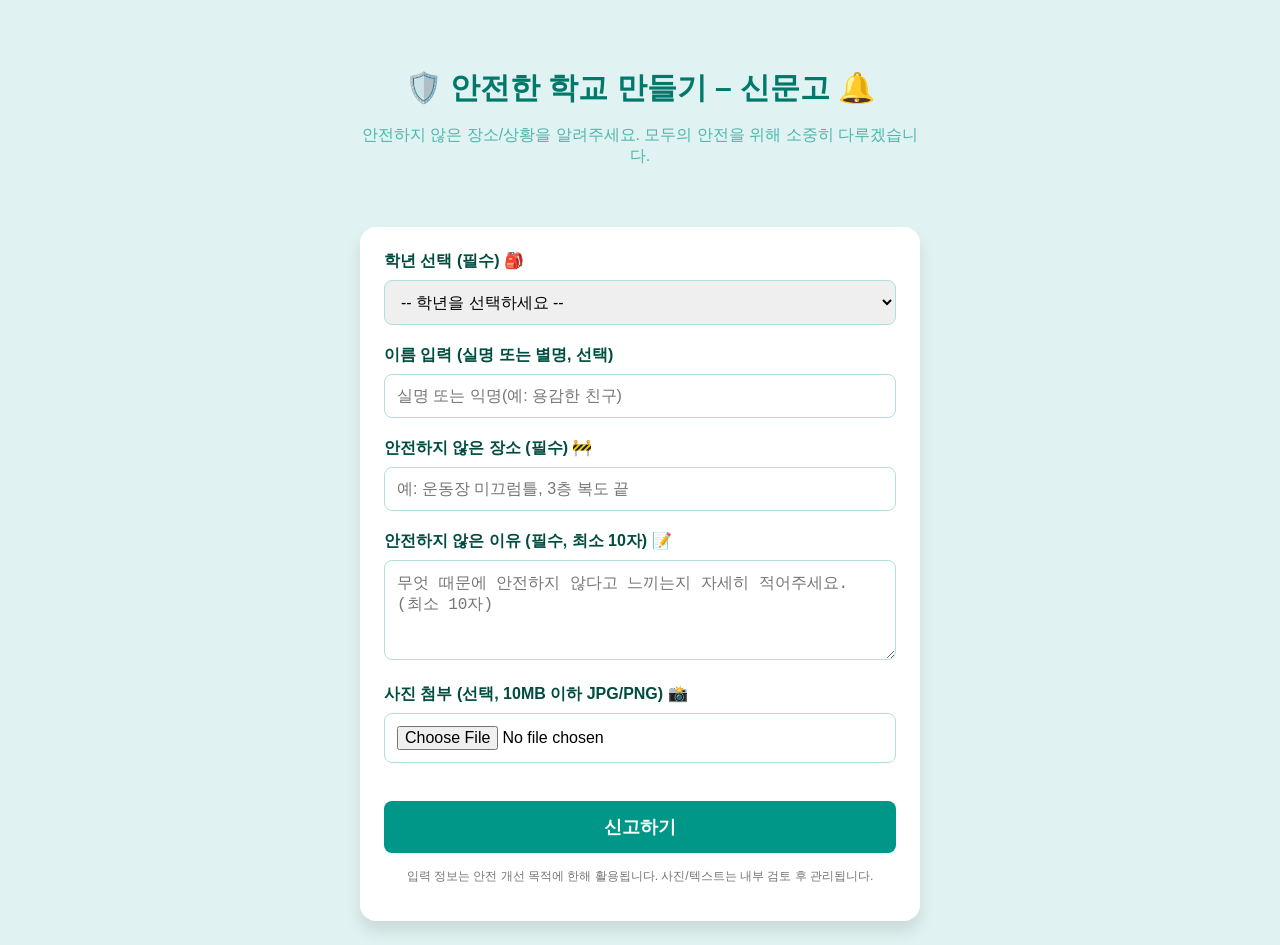
<file: index.html>
<!DOCTYPE html>
<html lang="ko">
<head>
    <meta name="viewport" content="width=device-width, initial-scale=1.0">
    <title>안전한 학교 만들기 – 신문고</title>
    <meta charset="UTF-8">
    
    <!-- Tailwind CSS CDN 제거, 필요한 스타일을 직접 삽입하여 Apps Script 호환성 극대화 -->
    <style>
        /* Noto Sans 기본 설정 */
        body {
            font-family: "Noto Sans KR", sans-serif;
            background-color: #e0f2f1; /* 밝은 민트 배경 */
            margin: 0;
            padding: 0;
            display: flex;
            justify-content: center;
            align-items: flex-start;
            min-height: 100vh;
        }

        /* 중앙 컨테이너 스타일 */
        .container {
            width: 100%;
            max-width: 560px;
            padding: 24px;
        }

        /* 카드형 폼 스타일 */
        .card {
            background-color: #ffffff;
            border-radius: 16px;
            box-shadow: 0 10px 15px rgba(0, 0, 0, 0.1);
            padding: 24px;
            margin-top: 20px;
        }

        /* 헤더 스타일 */
        .header {
            text-align: center;
            padding: 24px 0;
        }

        .header h1 {
            color: #00796b; /* 짙은 녹색 */
            font-size: 1.875rem; /* 30px */
            font-weight: 700;
            margin-bottom: 8px;
        }

        .header p {
            color: #4db6ac; /* 중간 민트색 */
            font-size: 1rem;
        }

        /* 폼 요소 스타일 */
        .form-group {
            margin-bottom: 20px;
        }

        .form-label {
            display: block;
            font-weight: 600;
            color: #004d40; /* 아주 짙은 녹색 */
            margin-bottom: 8px;
            font-size: 1rem;
        }

        .form-input, .form-select, .form-textarea {
            width: 100%;
            padding: 12px;
            border: 1px solid #b2dfdb; /* 연한 민트 테두리 */
            border-radius: 8px;
            font-size: 1rem;
            transition: border-color 0.2s;
            box-sizing: border-box; /* 패딩이 너비에 포함되도록 */
        }

        .form-input:focus, .form-select:focus, .form-textarea:focus {
            border-color: #00796b;
            outline: none;
        }

        .form-textarea {
            min-height: 100px;
            resize: vertical;
        }

        /* 사진 첨부 스타일 */
        .file-preview-container {
            display: flex;
            align-items: center;
            gap: 16px;
            margin-top: 8px;
        }

        .file-preview {
            width: 80px;
            height: 80px;
            border-radius: 8px;
            object-fit: cover;
            border: 1px solid #ddd;
            display: none; /* 초기 숨김 */
        }

        /* 버튼 스타일 */
        .submit-button {
            width: 100%;
            padding: 14px;
            background-color: #009688; /* 진한 민트색 */
            color: white;
            font-weight: 700;
            border: none;
            border-radius: 8px;
            cursor: pointer;
            transition: background-color 0.2s, opacity 0.2s;
            font-size: 1.125rem;
            margin-top: 10px;
        }

        .submit-button:hover:not(:disabled) {
            background-color: #00796b;
        }

        .submit-button:disabled {
            background-color: #b2dfdb;
            cursor: not-allowed;
            opacity: 0.8;
        }

        /* 유효성/에러 메시지 */
        .error-message {
            color: #d32f2f; /* 붉은색 */
            font-size: 0.875rem;
            margin-top: 4px;
        }

        /* 토스트 알림 스타일 */
        .toast {
            position: fixed;
            bottom: 20px;
            left: 50%;
            transform: translateX(-50%);
            padding: 12px 20px;
            border-radius: 8px;
            color: white;
            font-weight: 600;
            z-index: 1000;
            display: none;
            opacity: 0;
            transition: opacity 0.3s, bottom 0.3s;
            text-align: center;
        }

        .toast.success {
            background-color: #388e3c; /* 녹색 성공 */
        }

        .toast.error {
            background-color: #d32f2f; /* 붉은색 실패 */
        }
        
        /* 로딩 스피너 (Emoji 사용) */
        .spinner {
            display: inline-block;
            animation: spin 1s infinite linear;
            margin-left: 8px;
        }

        @keyframes spin {
            from { transform: rotate(0deg); }
            to { transform: rotate(360deg); }
        }

        /* 모바일 최적화 (반응형) */
        @media (max-width: 600px) {
            .container {
                padding: 16px;
            }
            .card {
                margin-top: 10px;
                padding: 16px;
            }
            .header h1 {
                font-size: 1.5rem;
            }
            .header p {
                font-size: 0.9rem;
            }
            .submit-button {
                padding: 12px;
            }
        }
    </style>
</head>
<body>

    <div class="container">
        <header class="header">
            <h1>🛡️ 안전한 학교 만들기 – 신문고 🔔</h1>
            <p>안전하지 않은 장소/상황을 알려주세요. 모두의 안전을 위해 소중히 다루겠습니다.</p>
        </header>

        <main>
            <div class="card">
                <form id="whistleblower-form">
                    
                    <!-- 1. 학년 선택 (필수) -->
                    <div class="form-group">
                        <label for="grade" class="form-label">학년 선택 (필수) 🎒</label>
                        <select id="grade" name="grade" class="form-select">
                            <option value="">-- 학년을 선택하세요 --</option>
                            <option value="1">1학년</option>
                            <option value="2">2학년</option>
                            <option value="3">3학년</option>
                            <option value="4">4학년</option>
                            <option value="5">5학년</option>
                            <option value="6">6학년</option>
                        </select>
                        <div id="grade-error" class="error-message"></div>
                    </div>

                    <!-- 2. 이름 입력 (선택) -->
                    <div class="form-group">
                        <label for="name" class="form-label">이름 입력 (실명 또는 별명, 선택)</label>
                        <input type="text" id="name" name="name" class="form-input" placeholder="실명 또는 익명(예: 용감한 친구)">
                    </div>

                    <!-- 3. 안전하지 않은 장소 (필수, 최소 2자) -->
                    <div class="form-group">
                        <label for="place" class="form-label">안전하지 않은 장소 (필수) 🚧</label>
                        <input type="text" id="place" name="place" class="form-input" placeholder="예: 운동장 미끄럼틀, 3층 복도 끝">
                        <div id="place-error" class="error-message"></div>
                    </div>

                    <!-- 4. 안전하지 않은 이유 (필수, 최소 10자) -->
                    <div class="form-group">
                        <label for="reason" class="form-label">안전하지 않은 이유 (필수, 최소 10자) 📝</label>
                        <textarea id="reason" name="reason" class="form-textarea" placeholder="무엇 때문에 안전하지 않다고 느끼는지 자세히 적어주세요. (최소 10자)"></textarea>
                        <div id="reason-error" class="error-message"></div>
                    </div>

                    <!-- 5. 사진 첨부 (선택) -->
                    <div class="form-group">
                        <label for="photo" class="form-label">사진 첨부 (선택, 10MB 이하 JPG/PNG) 📸</label>
                        <input type="file" id="photo" name="photo" class="form-input" accept="image/jpeg, image/png">
                        <div id="photo-error" class="error-message"></div>
                        <div class="file-preview-container">
                            <img id="photo-preview" class="file-preview" alt="사진 미리보기">
                        </div>
                    </div>
                    
                    <!-- 6. 신고하기 버튼 -->
                    <button type="submit" id="submit-button" class="submit-button">
                        신고하기 <span id="spinner" class="spinner" style="display:none;">🔄</span>
                    </button>
                </form>

                <!-- 개인정보 최소 수집 고지 -->
                <p style="text-align: center; font-size: 0.75rem; color: #757575; margin-top: 15px;">
                    입력 정보는 안전 개선 목적에 한해 활용됩니다. 사진/텍스트는 내부 검토 후 관리됩니다.
                </p>
            </div>
        </main>
    </div>

    <!-- 토스트 알림 영역 -->
    <div id="toast" class="toast"></div>

    <script>
        // Apps Script 웹 앱 URL (사용자님의 최신 배포 URL)
        const BACKEND_WEB_APP_URL = "https://script.google.com/macros/s/AKfycbxZXjPxPW7v53Ig_rlbI5O_pDB9-kGOGdqd-0ZmHjWxSxcJyKaKP8s_0uyAbSnM2fTV/exec";
        const MAX_FILE_SIZE = 10 * 1024 * 1024; // 10MB

        let isSubmitting = false;

        // --- 유틸리티 함수 ---

        function showToast(message, type = 'success') {
            const toast = document.getElementById('toast');
            toast.textContent = message;
            toast.className = 'toast ' + type;
            
            // 토스트 보이기
            toast.style.display = 'block';
            setTimeout(() => {
                toast.style.opacity = '1';
                toast.style.bottom = '20px';
            }, 10); // CSS transition delay

            // 토스트 숨기기
            setTimeout(() => {
                toast.style.opacity = '0';
                toast.style.bottom = '0px';
                setTimeout(() => {
                    toast.style.display = 'none';
                }, 300);
            }, 5000); // 5초 후 숨김
        }

        function validateForm() {
            let isValid = true;
            const data = {
                grade: document.getElementById('grade').value,
                place: document.getElementById('place').value.trim(),
                reason: document.getElementById('reason').value.trim(),
                photo: document.getElementById('photo').files[0]
            };

            // Reset errors
            document.querySelectorAll('.error-message').forEach(el => el.textContent = '');

            // 1. 학년 유효성 검사 (필수)
            if (!data.grade || data.grade < 1 || data.grade > 6) {
                document.getElementById('grade-error').textContent = '학년을 반드시 선택해야 합니다.';
                isValid = false;
            }

            // 2. 장소 유효성 검사 (필수, 최소 2자)
            if (data.place.length < 2) {
                document.getElementById('place-error').textContent = '장소를 최소 2자 이상 입력해야 합니다.';
                isValid = false;
            }

            // 3. 이유 유효성 검사 (필수, 최소 10자)
            if (data.reason.length < 10) {
                document.getElementById('reason-error').textContent = `이유를 최소 10자 이상 입력해야 합니다. (현재: ${data.reason.length}자)`;
                isValid = false;
            }

            // 4. 사진 파일 유효성 검사 (선택이지만, 첨부 시 체크)
            if (data.photo) {
                if (data.photo.size > MAX_FILE_SIZE) {
                    document.getElementById('photo-error').textContent = `파일 크기가 10MB를 초과합니다. (현재: ${(data.photo.size / (1024 * 1024)).toFixed(2)}MB)`;
                    isValid = false;
                }
                const allowedTypes = ['image/jpeg', 'image/png'];
                if (!allowedTypes.includes(data.photo.type)) {
                    document.getElementById('photo-error').textContent = 'JPG 또는 PNG 이미지 파일만 첨부할 수 있습니다.';
                    isValid = false;
                }
            }

            return isValid;
        }

        function resetForm() {
            document.getElementById('whistleblower-form').reset();
            document.querySelectorAll('.error-message').forEach(el => el.textContent = '');
            const preview = document.getElementById('photo-preview');
            preview.style.display = 'none';
            preview.src = '';
        }

        // --- 이벤트 핸들러 ---

        function handleFileChange(event) {
            const file = event.target.files[0];
            const preview = document.getElementById('photo-preview');
            const errorElement = document.getElementById('photo-error');
            
            errorElement.textContent = '';
            
            if (file) {
                // 미리보기 로직
                const reader = new FileReader();
                reader.onload = function(e) {
                    preview.src = e.target.result;
                    preview.style.display = 'block';
                };
                reader.readAsDataURL(file);

                // 파일 크기 유효성 검사
                if (file.size > MAX_FILE_SIZE) {
                     errorElement.textContent = `파일 크기가 10MB를 초과합니다. (현재: ${(file.size / (1024 * 1024)).toFixed(2)}MB)`;
                }
            } else {
                preview.style.display = 'none';
                preview.src = '';
            }
        }

        async function handleSubmit(event) {
            event.preventDefault();

            if (isSubmitting) return; // 중복 제출 방지

            if (!validateForm()) {
                showToast('필수 입력값 또는 유효성 검사를 확인하세요.', 'error');
                return;
            }

            isSubmitting = true;
            const submitButton = document.getElementById('submit-button');
            const spinner = document.getElementById('spinner');
            
            submitButton.disabled = true;
            submitButton.textContent = '신고 접수 중...';
            spinner.style.display = 'inline-block';

            const formData = new FormData(event.target);
            const controller = new AbortController();
            const timeoutId = setTimeout(() => controller.abort(), 45000); // 45초 타임아웃

            try {
                const response = await fetch(BACKEND_WEB_APP_URL, {
                    method: 'POST',
                    body: formData,
                    signal: controller.signal
                    // Apps Script는 'Content-Type': 'multipart/form-data' 헤더를 자동으로 처리하므로 생략
                });

                clearTimeout(timeoutId);

                const data = await response.json();
                
                if (response.ok && data.ok) {
                    showToast('✅ 신고가 성공적으로 접수되었습니다. 감사합니다!', 'success');
                    resetForm();
                } else if (response.status === 400) {
                    // 400: 백엔드 유효성 오류
                    showToast('⚠️ 입력 오류: ' + (data.error || '입력값을 다시 확인해 주세요.'), 'error');
                } else if (response.status === 413) {
                    // 413: 파일 크기 초과 오류 (백엔드에서 확인)
                    showToast('⚠️ 파일 용량 초과: ' + (data.error || '첨부 파일 크기를 줄여주세요.'), 'error');
                } else {
                    // 기타 서버 오류
                    showToast('❌ 서버 오류 또는 알 수 없는 오류가 발생했습니다. 잠시 후 다시 시도해 주세요.', 'error');
                    console.error('Server error response:', data);
                }

            } catch (error) {
                console.error('Submission error:', error);
                if (error.name === 'AbortError') {
                    showToast('⏰ 서버 응답 시간이 초과되었습니다. (45초) 백엔드 설정 및 성능을 확인해 주세요.', 'error');
                } else {
                    showToast('네트워크 연결 또는 서버 응답에 문제가 있습니다. 다시 시도해 주세요.', 'error');
                }
            } finally {
                isSubmitting = false;
                submitButton.disabled = false;
                submitButton.textContent = '신고하기';
                spinner.style.display = 'none';
            }
        }

        // --- 초기화 ---

        window.onload = function() {
            document.getElementById('whistleblower-form').addEventListener('submit', handleSubmit);
            document.getElementById('photo').addEventListener('change', handleFileChange);
            // SPREADSHEET_ID가 설정되어 있는지 사용자에게 알리는 용도의 임시 메시지 (Apps Script 외부 실행 시 유용)
            // 실제 Apps Script 실행 시에는 보이지 않도록 처리됨
            console.log("프론트엔드 초기화 완료. 백엔드 URL:", BACKEND_WEB_APP_URL);
        };
    </script>
</body>
</html>
</file>
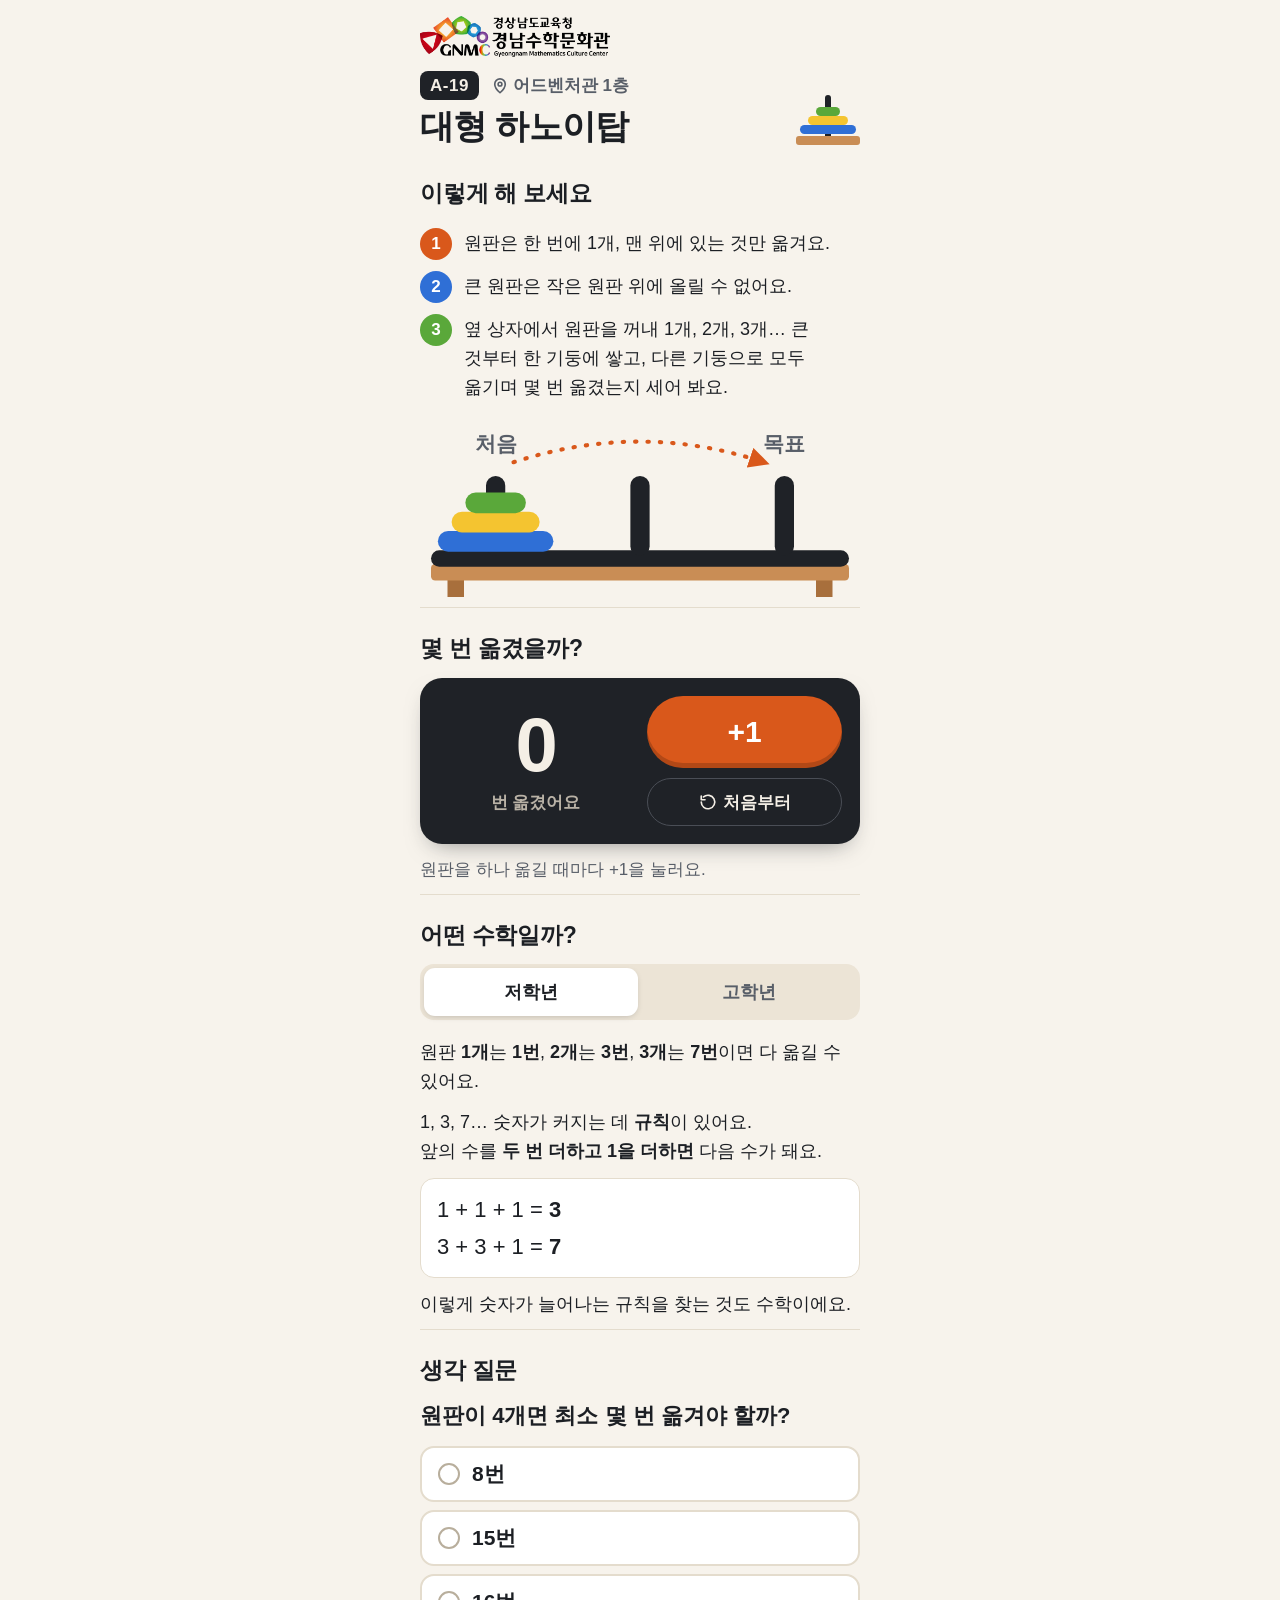
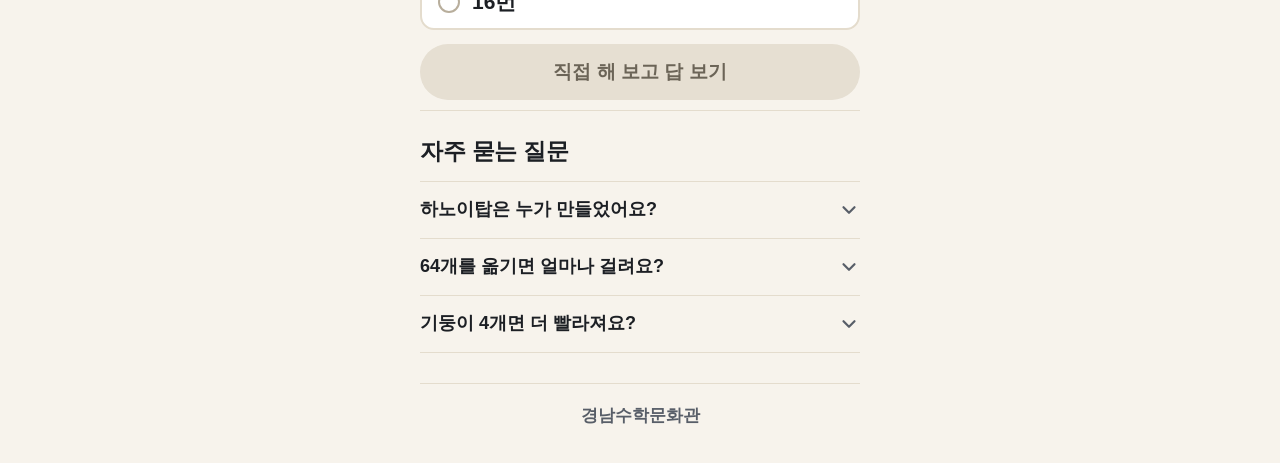
<file: docent-app-hanoi/index.html>
<!DOCTYPE html>
<html lang="ko">
<head>
<meta charset="UTF-8">
<meta name="viewport" content="width=device-width, initial-scale=1">
<meta name="theme-color" content="#f7f3ec">
<title>A-19 대형 하노이탑</title>
<script>
/* =========================================================
   전시물 내용 — 다른 전시물로 바꿀 때는 이 객체만 고치면 됩니다.
   ========================================================= */
const EXHIBIT = {
  code: "A-19",
  name: "대형 하노이탑",
  location: "어드벤처관 1층",
  museum: "경남수학문화관",

  steps: [
    "원판은 한 번에 1개, 맨 위에 있는 것만 옮겨요.",
    "큰 원판은 작은 원판 위에 올릴 수 없어요.",
    "옆 상자에서 원판을 꺼내 1개, 2개, 3개… 큰 것부터 한 기둥에 쌓고, 다른 기둥으로 모두 옮기며 몇 번 옮겼는지 세어 봐요."
  ],

  counter: {
    title: "몇 번 옮겼을까?",
    hint: "원판을 하나 옮길 때마다 +1을 눌러요."
  },

  levels: {
    low: {
      label: "저학년",
      html: `
        <p>원판 <b>1개</b>는 <b>1번</b>, <b>2개</b>는 <b>3번</b>, <b>3개</b>는 <b>7번</b>이면 다 옮길 수 있어요.</p>
        <p>1, 3, 7… 숫자가 커지는 데 <b>규칙</b>이 있어요.<br>앞의 수를 <b>두 번 더하고 1을 더하면</b> 다음 수가 돼요.</p>
        <div class="calc">1 + 1 + 1 = <b>3</b><br>3 + 3 + 1 = <b>7</b></div>
        <p>이렇게 숫자가 늘어나는 규칙을 찾는 것도 수학이에요.</p>`
    },
    high: {
      label: "고학년",
      html: `
        <p>원판 <b>n개</b>를 옮기는 방법</p>
        <ol class="plan">
          <li>위의 <b>n−1개</b>를 남는 기둥으로 옮긴다</li>
          <li>가장 큰 원판 <b>1개</b>를 목표 기둥으로 옮긴다</li>
          <li><b>n−1개</b>를 다시 그 위로 옮긴다</li>
        </ol>
        <p>그래서 <b>(n개 횟수) = 2 × (n−1개 횟수) + 1</b></p>
        <div class="seq"><span>1</span><span>3</span><span>7</span><span>15</span><span>31</span><span>…</span></div>
        <p>각 수에 1을 더하면 2, 4, 8, 16, 32 — 2를 거듭 곱한 수예요.<br>그래서 최소 횟수는 <b class="big">2ⁿ − 1</b></p>
        <details class="more">
          <summary>더 알아보기 (중·고등)</summary>
          <p>"n−1개일 때 맞으면 n개일 때도 맞다"를 보이고, 1개일 때 맞는 것을 확인하면 모든 n에서 맞다고 할 수 있어요. 이런 증명 방법을 <b>수학적 귀납법</b>이라고 해요. (고등 수학Ⅰ)</p>
        </details>`
    }
  },

  quiz: {
    question: "원판이 <b>4개</b>면 최소 몇 번 옮겨야 할까?",
    options: ["8번", "15번", "16번"],
    answerIndex: 1,
    tryText: "골랐나요? 이제 파랑·노랑·초록·주황 원판 4개를 쌓고 직접 옮기며 횟수를 세어 봐요.",
    revealButton: "직접 해 보고 답 보기",
    explain: "3개를 옮기고(<b>7번</b>), 가장 큰 원판을 옮기고(<b>1번</b>), 다시 3개를 그 위로(<b>7번</b>).<br><b>7 + 1 + 7 = 15</b>"
  },

  faq: [
    {
      q: "하노이탑은 누가 만들었어요?",
      a: "1883년 프랑스 수학자 에두아르 뤼카가 만든 퍼즐이에요. 원판 64개를 다 옮기면 세상이 끝난다는 이야기도 함께 소개했어요."
    },
    {
      q: "64개를 옮기면 얼마나 걸려요?",
      a: "최소 2⁶⁴ − 1번, 약 1,800경 번이에요. 1초에 1번씩 쉬지 않고 옮겨도 약 5,800억 년이 걸려요."
    },
    {
      q: "기둥이 4개면 더 빨라져요?",
      a: "원판이 3개 이상이면 빨라져요. 원판 3개는 기둥 3개일 때 7번, 기둥 4개일 때 5번이면 돼요. 기둥이 4개일 때 최소 횟수를 구하는 방법은 오랫동안 풀리지 않던 문제였어요."
    }
  ]
};
</script>
<style>
  /* 색은 실물에서: 나무 받침, 검은 쿠션·기둥, 색 원판 */
  :root {
    --paper: #f7f3ec;
    --surface: #ffffff;
    --ink: #1c1f24;
    --muted: #585e68;
    --rule: #e4dccd;
    --wood: #c98d55;
    --wood-dark: #a86f3c;
    --cushion: #1f2227;
    --cushion-ink: #f4efe6;
    --cushion-muted: #b9b2a6;
    --disc-orange: #d9581b;
    --disc-blue: #2f6fd6;
    --disc-green: #5aa83a;
    --disc-yellow: #f4c430;
    --disc-lime: #a6cf45;
    --disc-mint: #b9dccb;
    --good: #2b7a46;
    --good-tint: #e6f3ea;
    --hint-tint: #fdf3dc;
    --focus: #d9581b;
  }
  * { box-sizing: border-box; }
  html { -webkit-text-size-adjust: 100%; }
  body {
    margin: 0;
    background: var(--paper);
    color: var(--ink);
    font-family: -apple-system, "Apple SD Gothic Neo", "Noto Sans KR", sans-serif;
    font-size: 18px;
    line-height: 1.6;
    word-break: keep-all;
    overflow-wrap: break-word;
    -webkit-tap-highlight-color: transparent;
  }
  ::selection { background: var(--disc-yellow); color: var(--ink); }
  main { max-width: 480px; margin: 0 auto; padding: 0 20px 28px; }
  b, strong { font-weight: 800; }
  p { margin: 0 0 12px; }
  p:last-child { margin-bottom: 0; }
  button { font: inherit; color: inherit; cursor: pointer; border: 0; background: none; min-height: 48px; }
  button:focus-visible, summary:focus-visible { outline: 3px solid var(--focus); outline-offset: 3px; border-radius: 12px; }

  /* 머리 */
  header.top { padding: 14px 0 6px; display: flex; align-items: flex-end; gap: 16px; }
  header.top .text { flex: 1; min-width: 0; }
  .meta { display: flex; flex-wrap: wrap; align-items: center; gap: 8px 12px; margin-bottom: 6px; }
  .code {
    font-size: 17px; font-weight: 800; letter-spacing: .03em;
    background: var(--cushion); color: var(--cushion-ink);
    padding: 1px 10px; border-radius: 8px; font-variant-numeric: tabular-nums;
  }
  .loc { display: inline-flex; align-items: center; gap: 4px; font-size: 17px; font-weight: 700; color: var(--muted); }
  .loc svg { width: 18px; height: 18px; flex: none; }
  h1 { margin: 0; font-size: 34px; line-height: 1.2; font-weight: 900; letter-spacing: -0.02em; }
  .mark { width: 64px; height: 56px; flex: none; }

  section { padding-top: 26px; }
  section + section { margin-top: 10px; border-top: 1px solid var(--rule); }
  h2 { margin: 0 0 14px; font-size: 23px; line-height: 1.3; font-weight: 900; letter-spacing: -0.01em; }

  /* [1] 사용 방법 */
  ol.steps { list-style: none; margin: 0; padding: 0; }
  ol.steps li { display: flex; gap: 12px; align-items: flex-start; padding: 6px 0; }
  ol.steps .n {
    flex: none; width: 32px; height: 32px; border-radius: 50%;
    display: flex; align-items: center; justify-content: center;
    font-weight: 900; font-size: 17px; color: #fff; margin-top: -1px;
    font-variant-numeric: tabular-nums;
  }
  ol.steps li:nth-child(1) .n { background: var(--disc-orange); }
  ol.steps li:nth-child(2) .n { background: var(--disc-blue); }
  ol.steps li:nth-child(3) .n { background: var(--disc-green); }
  .diagram { display: block; width: 100%; height: auto; margin-top: 14px; }

  /* [2] 횟수 세기 — 검은 쿠션 받침 */
  .counter {
    background: var(--cushion); color: var(--cushion-ink);
    border-radius: 22px; padding: 18px;
    box-shadow: 0 10px 24px -12px rgba(31,34,39,.55);
    display: grid; grid-template-columns: 1fr 1fr; gap: 14px; align-items: center;
  }
  .count { text-align: center; }
  .count .num {
    display: block; font-size: 76px; line-height: 1; font-weight: 900;
    font-variant-numeric: tabular-nums; letter-spacing: -0.03em;
  }
  .count small { display: block; margin-top: 6px; font-size: 17px; font-weight: 700; color: var(--cushion-muted); }
  .bump { animation: bump .32s cubic-bezier(.16,1,.3,1); }
  @keyframes bump { from { transform: scale(1.18); color: var(--disc-yellow); } to { transform: scale(1); } }
  .counter .btns { display: grid; gap: 10px; }
  .btn-plus {
    min-height: 72px; border-radius: 999px;
    background: var(--disc-orange); color: #fff;
    font-size: 30px; font-weight: 900;
    box-shadow: inset 0 -5px 0 rgba(0,0,0,.18);
    transition: transform .12s ease-out;
  }
  .btn-plus:active { transform: translateY(2px) scale(.98); }
  .btn-reset {
    display: inline-flex; align-items: center; justify-content: center; gap: 6px;
    border-radius: 999px; color: var(--cushion-ink); font-size: 17px; font-weight: 700;
    border: 1.5px solid #4a4e56;
  }
  .btn-reset svg { width: 18px; height: 18px; }
  .hint { color: var(--muted); font-size: 17px; margin-top: 12px; }

  /* [3] 수준 탭 */
  .tabs {
    display: grid; grid-template-columns: 1fr 1fr; gap: 4px;
    background: #ece4d6; border-radius: 14px; padding: 4px; margin-bottom: 18px;
  }
  .tabs button { border-radius: 11px; font-weight: 800; color: var(--muted); transition: background .2s ease-out, color .2s ease-out; }
  .tabs button[aria-selected="true"] { background: var(--surface); color: var(--ink); box-shadow: 0 2px 6px -2px rgba(31,34,39,.25); }
  .calc {
    background: var(--surface); border: 1px solid var(--rule); border-radius: 14px;
    padding: 12px 16px; margin: 0 0 12px;
    font-size: 22px; line-height: 1.7; font-variant-numeric: tabular-nums;
  }
  ol.plan { margin: 0 0 12px; padding-left: 24px; }
  ol.plan li { margin-bottom: 4px; padding-left: 2px; }
  ol.plan li::marker { font-weight: 900; color: var(--disc-blue); }
  .seq { display: flex; flex-wrap: wrap; gap: 6px; margin: 0 0 14px; }
  .seq span {
    min-width: 46px; height: 40px; padding: 0 10px; border-radius: 999px;
    display: inline-flex; align-items: center; justify-content: center;
    font-weight: 900; font-size: 19px; font-variant-numeric: tabular-nums;
  }
  .seq span:nth-child(1) { background: var(--disc-lime); color: var(--ink); }
  .seq span:nth-child(2) { background: var(--disc-orange); color: #fff; }
  .seq span:nth-child(3) { background: var(--disc-blue); color: #fff; }
  .seq span:nth-child(4) { background: var(--disc-yellow); color: var(--ink); }
  .seq span:nth-child(5) { background: var(--disc-green); color: #fff; }
  .seq span:nth-child(6) { background: transparent; color: var(--muted); min-width: 0; }
  .big { font-size: 28px; font-weight: 900; color: var(--disc-orange); white-space: nowrap; }
  details.more { margin-top: 14px; border-top: 1px solid var(--rule); }
  details.more summary {
    list-style: none; min-height: 48px; display: flex; align-items: center; justify-content: space-between;
    font-weight: 800; color: var(--disc-blue); cursor: pointer;
  }
  details.more summary::-webkit-details-marker { display: none; }

  /* [4] 생각 질문 */
  .quiz-q { font-size: 22px; line-height: 1.45; font-weight: 700; margin-bottom: 14px; }
  .options { display: grid; gap: 8px; }
  .options button {
    display: flex; align-items: center; gap: 12px; text-align: left;
    min-height: 56px; padding: 8px 16px; border-radius: 14px;
    background: var(--surface); border: 2px solid var(--rule);
    font-size: 21px; font-weight: 800;
    transition: border-color .15s ease-out, background .15s ease-out;
  }
  .options .dot {
    flex: none; width: 22px; height: 22px; border-radius: 50%;
    border: 2px solid #b8ae9c; display: flex; align-items: center; justify-content: center;
  }
  .options button[aria-pressed="true"] { border-color: var(--ink); }
  .options button[aria-pressed="true"] .dot { border-color: var(--ink); }
  .options button[aria-pressed="true"] .dot::after { content: ""; width: 10px; height: 10px; border-radius: 50%; background: var(--ink); }
  .options button.correct { border-color: var(--good); background: var(--good-tint); color: var(--good); }
  .options button.correct .dot { border-color: var(--good); background: var(--good); }
  .options button.correct .dot::after { content: none; }
  .options .tag { margin-left: auto; font-size: 17px; }
  .options button:disabled { cursor: default; }
  .options button:disabled:not(.correct) { color: var(--muted); }
  .try { margin-top: 14px; padding: 12px 16px; background: var(--hint-tint); border-radius: 14px; }
  .reveal {
    width: 100%; margin-top: 14px; min-height: 56px; border-radius: 999px;
    background: var(--cushion); color: var(--cushion-ink); font-weight: 900; font-size: 19px;
  }
  .reveal:disabled { background: #e6dfd2; color: #6b6457; cursor: not-allowed; }
  .answer { margin-top: 14px; padding: 14px 16px; background: var(--good-tint); border-radius: 14px; animation: rise .4s cubic-bezier(.16,1,.3,1); }
  .answer .verdict { font-weight: 900; font-size: 21px; color: var(--good); margin-bottom: 6px; }
  @keyframes rise { from { opacity: 0; transform: translateY(6px); } to { opacity: 1; transform: none; } }
  [hidden] { display: none !important; }

  /* [5] 자주 묻는 질문 */
  .faq details { border-bottom: 1px solid var(--rule); }
  .faq details:first-child { border-top: 1px solid var(--rule); }
  .faq summary {
    list-style: none; min-height: 56px; padding: 12px 0; cursor: pointer;
    display: flex; align-items: center; justify-content: space-between; gap: 12px; font-weight: 800;
  }
  .faq summary::-webkit-details-marker { display: none; }
  .chev { width: 22px; height: 22px; flex: none; color: var(--muted); transition: transform .2s ease-out; }
  details[open] > summary .chev { transform: rotate(180deg); }
  .faq details p { padding: 0 0 16px; color: #33383f; }

  .brand { padding: 16px 0 0; }
  .brand .logo { display: block; width: 190px; max-width: 60%; height: auto; }
  footer {
    margin-top: 30px; padding: 18px 0 6px; border-top: 1px solid var(--rule);
    text-align: center; color: var(--muted); font-size: 17px; font-weight: 700;
  }

  @media (prefers-reduced-motion: reduce) {
    *, *::before, *::after { animation: none !important; transition: none !important; }
  }
</style>
</head>
<body>
<main>
  <div class="brand">
    <img class="logo" id="museum" width="720" height="156" alt=""
      src="[data-uri]">
  </div>
  <header class="top">
    <div class="text">
      <div class="meta">
        <span class="code" id="code"></span>
        <span class="loc">
          <svg viewBox="0 0 24 24" fill="none" stroke="currentColor" stroke-width="2.2" stroke-linecap="round" stroke-linejoin="round" aria-hidden="true"><path d="M12 21s-7-6.1-7-11.5A7 7 0 0 1 19 9.5C19 14.9 12 21 12 21z"/><circle cx="12" cy="9.5" r="2.5"/></svg>
          <span id="loc"></span>
        </span>
      </div>
      <h1 id="name"></h1>
    </div>
    <svg class="mark" viewBox="0 0 64 56" aria-hidden="true">
      <rect x="29" y="4" width="6" height="44" rx="3" fill="#1f2227"/>
      <rect x="20" y="16" width="24" height="9" rx="4.5" fill="#5aa83a"/>
      <rect x="12" y="25" width="40" height="9" rx="4.5" fill="#f4c430"/>
      <rect x="4" y="34" width="56" height="9" rx="4.5" fill="#2f6fd6"/>
      <rect x="0" y="45" width="64" height="9" rx="3" fill="#c98d55"/>
    </svg>
  </header>

  <section aria-labelledby="h-steps">
    <h2 id="h-steps">이렇게 해 보세요</h2>
    <ol class="steps" id="steps"></ol>
    <svg class="diagram" viewBox="0 0 320 128" role="img" aria-label="기둥 3개와 원판 3개. 왼쪽 기둥에 큰 원판이 아래, 작은 원판이 위에 쌓여 있고, 오른쪽 기둥으로 모두 옮기는 것이 목표입니다.">
      <defs>
        <marker id="ah" viewBox="0 0 10 10" refX="7" refY="5" markerWidth="5" markerHeight="5" orient="auto">
          <path d="M0,0 L10,5 L0,10 z" fill="#d9581b"/>
        </marker>
      </defs>
      <path d="M68,30 Q160,0 250,30" fill="none" stroke="#d9581b" stroke-width="3" stroke-linecap="round" stroke-dasharray="1 8" marker-end="url(#ah)"/>
      <text x="55" y="22" text-anchor="middle" font-size="15" font-weight="700" fill="#585e68">처음</text>
      <text x="265" y="22" text-anchor="middle" font-size="15" font-weight="700" fill="#585e68">목표</text>
      <rect x="20" y="114" width="12" height="14" fill="#a86f3c"/>
      <rect x="288" y="114" width="12" height="14" fill="#a86f3c"/>
      <rect x="8" y="104" width="304" height="12" rx="3" fill="#c98d55"/>
      <rect x="8" y="94" width="304" height="12" rx="6" fill="#1f2227"/>
      <rect x="48" y="40" width="14" height="58" rx="7" fill="#1f2227"/>
      <rect x="153" y="40" width="14" height="58" rx="7" fill="#1f2227"/>
      <rect x="258" y="40" width="14" height="58" rx="7" fill="#1f2227"/>
      <rect x="13" y="80" width="84" height="15" rx="7.5" fill="#2f6fd6"/>
      <rect x="23" y="66" width="64" height="15" rx="7.5" fill="#f4c430"/>
      <rect x="33" y="52" width="44" height="15" rx="7.5" fill="#5aa83a"/>
    </svg>
  </section>

  <section aria-labelledby="h-count">
    <h2 id="h-count"><span id="counter-title"></span></h2>
    <div class="counter">
      <div class="count" aria-live="polite"><span class="num" id="count">0</span><small>번 옮겼어요</small></div>
      <div class="btns">
        <button class="btn-plus" id="plus" aria-label="1번 더하기">+1</button>
        <button class="btn-reset" id="reset">
          <svg viewBox="0 0 24 24" fill="none" stroke="currentColor" stroke-width="2.2" stroke-linecap="round" stroke-linejoin="round" aria-hidden="true"><path d="M3 12a9 9 0 1 0 3-6.7"/><path d="M3 4v5h5"/></svg>
          처음부터
        </button>
      </div>
    </div>
    <p class="hint" id="counter-hint"></p>
  </section>

  <section aria-labelledby="h-math">
    <h2 id="h-math">어떤 수학일까?</h2>
    <div class="tabs" role="tablist" aria-label="설명 수준">
      <button role="tab" id="tab-low" aria-controls="level-body"></button>
      <button role="tab" id="tab-high" aria-controls="level-body"></button>
    </div>
    <div id="level-body" role="tabpanel" aria-live="polite"></div>
  </section>

  <section aria-labelledby="h-quiz">
    <h2 id="h-quiz">생각 질문</h2>
    <p class="quiz-q" id="quiz-q"></p>
    <div class="options" id="options" role="group" aria-label="예측해서 하나 고르기"></div>
    <p class="try" id="try" hidden></p>
    <button class="reveal" id="reveal" disabled></button>
    <div class="answer" id="answer" hidden aria-live="polite"></div>
  </section>

  <section class="faq" aria-labelledby="h-faq">
    <h2 id="h-faq">자주 묻는 질문</h2>
    <div id="faq"></div>
  </section>

  <footer><span id="museum-name"></span></footer>
</main>

<script>
(function () {
  const $ = (id) => document.getElementById(id);
  const E = EXHIBIT;
  const CHEV = '<svg class="chev" viewBox="0 0 24 24" fill="none" stroke="currentColor" stroke-width="2.4" stroke-linecap="round" stroke-linejoin="round" aria-hidden="true"><path d="M6 9l6 6 6-6"/></svg>';

  /* 머리 */
  document.title = E.code + " " + E.name;
  $("code").textContent = E.code;
  $("name").textContent = E.name;
  $("loc").textContent = E.location;
  $("museum").alt = "경상남도교육청 " + E.museum;
  $("museum-name").textContent = E.museum;

  /* [1] 사용 방법 */
  $("steps").innerHTML = E.steps
    .map((s, i) => '<li><span class="n" aria-hidden="true">' + (i + 1) + "</span><span>" + s + "</span></li>")
    .join("");

  /* [2] 횟수 세기 */
  let count = 0;
  $("counter-title").textContent = E.counter.title;
  $("counter-hint").textContent = E.counter.hint;
  const num = $("count");
  function showCount(bump) {
    num.textContent = count;
    if (bump) { num.classList.remove("bump"); void num.offsetWidth; num.classList.add("bump"); }
  }
  $("plus").addEventListener("click", () => { count += 1; showCount(true); });
  $("reset").addEventListener("click", () => { count = 0; showCount(false); });

  /* [3] 수준 탭 (기본: 저학년) */
  const tabs = { low: $("tab-low"), high: $("tab-high") };
  function setLevel(key) {
    Object.entries(tabs).forEach(([k, btn]) => {
      btn.setAttribute("aria-selected", String(k === key));
      btn.tabIndex = k === key ? 0 : -1;
    });
    $("level-body").innerHTML = E.levels[key].html;
    const more = $("level-body").querySelector("details.more summary");
    if (more) more.insertAdjacentHTML("beforeend", CHEV);
  }
  Object.entries(tabs).forEach(([k, btn]) => {
    btn.textContent = E.levels[k].label;
    btn.addEventListener("click", () => setLevel(k));
  });
  setLevel("low");

  /* [4] 생각 질문: 예측 → 해 보기 → 답 보기 */
  const Q = E.quiz;
  $("quiz-q").innerHTML = Q.question;
  $("reveal").textContent = Q.revealButton;
  let picked = null;
  const optButtons = Q.options.map((text, i) => {
    const b = document.createElement("button");
    b.innerHTML = '<span class="dot" aria-hidden="true"></span><span>' + text + "</span>";
    b.setAttribute("aria-pressed", "false");
    b.addEventListener("click", () => {
      picked = i;
      optButtons.forEach((ob, j) => ob.setAttribute("aria-pressed", String(j === i)));
      $("try").textContent = Q.tryText;
      $("try").hidden = false;
      $("reveal").disabled = false;
    });
    $("options").appendChild(b);
    return b;
  });
  $("reveal").addEventListener("click", () => {
    if (picked === null) return;
    const right = picked === Q.answerIndex;
    optButtons.forEach((b, j) => {
      b.disabled = true;
      if (j === Q.answerIndex) {
        b.classList.add("correct");
        b.insertAdjacentHTML("beforeend", '<span class="tag">정답</span>');
      }
    });
    $("answer").innerHTML =
      '<div class="verdict">' + (right ? "맞았어요! " : "아쉬워요. ") +
      "정답은 " + Q.options[Q.answerIndex] + "</div>" + Q.explain;
    $("answer").hidden = false;
    $("try").hidden = true;
    $("reveal").hidden = true;
  });

  /* [5] 자주 묻는 질문 */
  $("faq").innerHTML = E.faq
    .map((f) => "<details><summary><span>" + f.q + "</span>" + CHEV + "</summary><p>" + f.a + "</p></details>")
    .join("");
})();
</script>
</body>
</html>
</file>
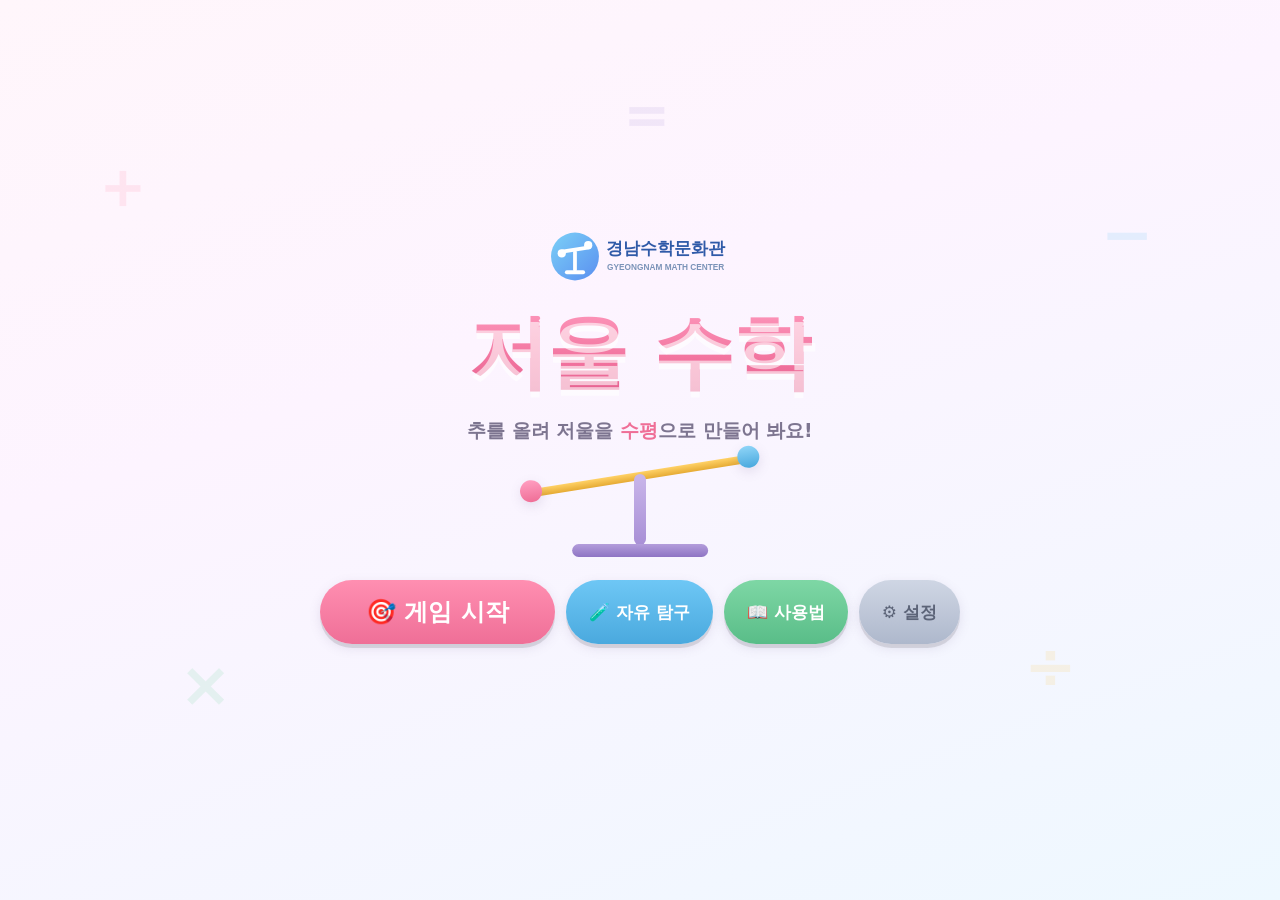
<file: gyeongnam-math-balance/index.html>
<!DOCTYPE html>
<html lang="ko">
<head>
<meta charset="UTF-8">
<meta name="viewport" content="width=device-width, initial-scale=1.0, maximum-scale=1.0, user-scalable=no, viewport-fit=cover">
<meta name="description" content="경남수학문화관 체험전시관용 저울(지렛대) 수학 게임">
<meta name="theme-color" content="#fdf3f8">
<title>저울 수학 · 경남수학문화관</title>
<link rel="icon" href="assets/logo.svg">
<link rel="stylesheet" href="css/style.css">
</head>
<body>

<div id="app">

  <!-- ══════════════════ 1. 시작 화면 ══════════════════ -->
  <section class="screen is-active" id="screen-title">
    <div class="title-deco" aria-hidden="true">
      <span class="bubble b1">＋</span><span class="bubble b2">−</span>
      <span class="bubble b3">×</span><span class="bubble b4">÷</span>
      <span class="bubble b5">＝</span>
    </div>

    <img class="title-logo" id="title-logo" alt="경남수학문화관">

    <h1 class="title-main">저울 수학</h1>
    <p class="title-sub">추를 올려 저울을 <b>수평</b>으로 만들어 봐요!</p>

    <div class="title-scale" aria-hidden="true">
      <div class="ts-beam"><span class="ts-pan l"></span><span class="ts-pan r"></span></div>
      <div class="ts-pillar"></div><div class="ts-base"></div>
    </div>

    <div class="title-buttons">
      <button class="btn btn-xl btn-pink" id="btn-start">🎯 게임 시작</button>
      <button class="btn btn-lg btn-sky"  id="btn-free">🧪 자유 탐구</button>
      <button class="btn btn-lg btn-mint" id="btn-help">📖 사용법</button>
      <button class="btn btn-lg btn-grey" id="btn-settings">⚙️ 설정</button>
    </div>

    <p class="title-best" id="title-best"></p>
  </section>


  <!-- ══════════════════ 2. 게임 화면 ══════════════════ -->
  <section class="screen" id="screen-game">

    <!-- 상단 정보 -->
    <header class="hud">
      <button class="hud-home" id="btn-home" aria-label="처음으로">🏠</button>
      <img class="hud-logo" id="hud-logo" alt="경남수학문화관">

      <div class="hud-item" id="hud-progress-box">
        <span class="hud-label">문제</span>
        <span class="hud-value"><b id="hud-qnum">1</b><i>/<span id="hud-qtotal">10</span></i></span>
      </div>

      <div class="hud-item" id="hud-level-box">
        <span class="hud-label">단계</span>
        <span class="hud-value" id="hud-level">★☆☆☆☆</span>
      </div>

      <div class="hud-item hud-score-box">
        <span class="hud-label">점수</span>
        <span class="hud-value" id="hud-score">0</span>
      </div>

      <div class="hud-timer" id="hud-timer">
        <div class="ring" id="timer-ring"><span id="timer-num">60</span></div>
      </div>
    </header>

    <div class="progress-dots" id="progress-dots"></div>

    <!-- 수식 -->
    <div class="equation-panel">
      <div class="equation" id="equation"></div>
      <div class="equation-note" id="equation-note"></div>
    </div>

    <!-- 저울 -->
    <div class="stage" id="stage">
      <div class="scale" id="scale">
        <div class="beam-wrap" id="beam-wrap">
          <div class="beam" id="beam">
            <div class="beam-bar"></div>
            <div class="beam-cap l"></div><div class="beam-cap r"></div>
          </div>
        </div>
        <div class="pivot"></div>
        <div class="pillar"></div>
        <div class="base"><span class="mascot" id="mascot">🐣</span></div>

        <div class="moment-readout" id="moment-readout" hidden>
          <span class="mr-side" id="mr-left">0</span>
          <span class="mr-eq" id="mr-eq">≠</span>
          <span class="mr-side" id="mr-right">0</span>
        </div>
      </div>

      <!-- 정답/오답 알림 -->
      <div class="flash" id="flash" hidden><div class="flash-inner" id="flash-inner"></div></div>
    </div>

    <!-- 추 보관함 + 버튼 -->
    <div class="bottom-bar">
      <div class="tray-wrap">
        <span class="tray-label">추 보관함</span>
        <div class="tray" id="tray"></div>
      </div>
      <div class="tool-buttons">
        <button class="btn btn-sm btn-yellow" id="btn-hint">💡 힌트</button>
        <button class="btn btn-sm btn-grey"   id="btn-reset">↺ 다시</button>
        <button class="btn btn-sm btn-grey"   id="btn-skip">⏭ 넘기기</button>
      </div>
    </div>
  </section>


  <!-- ══════════════════ 3. 결과 화면 ══════════════════ -->
  <section class="screen" id="screen-result">
    <canvas class="confetti" id="confetti"></canvas>
    <div class="result-card">
      <div class="result-emoji" id="result-emoji">🎉</div>
      <h2 class="result-title" id="result-title">참 잘했어요!</h2>
      <div class="result-stars" id="result-stars">⭐⭐⭐</div>

      <div class="result-stats">
        <div class="rs"><span class="rs-label">점수</span><span class="rs-value" id="res-score">0</span></div>
        <div class="rs"><span class="rs-label">맞힌 문제</span><span class="rs-value" id="res-correct">0</span></div>
        <div class="rs"><span class="rs-label">최고 단계</span><span class="rs-value" id="res-tier">1</span></div>
        <div class="rs"><span class="rs-label">최고 기록</span><span class="rs-value" id="res-best">0</span></div>
      </div>

      <p class="result-msg" id="result-msg"></p>

      <div class="result-buttons">
        <button class="btn btn-lg btn-pink" id="btn-again">🔁 한 판 더</button>
        <button class="btn btn-lg btn-grey" id="btn-to-title">🏠 처음으로</button>
      </div>
    </div>
  </section>


  <!-- ══════════════════ 모달 ══════════════════ -->
  <div class="modal" id="modal-help" hidden>
    <div class="modal-card">
      <h3>📖 놀이 방법</h3>
      <ol class="help-list">
        <li><b>화면 위 수식</b>을 읽고 네모(□)에 들어갈 수를 생각해요.</li>
        <li><b>추 보관함</b>에서 추를 손가락으로 끌어 저울 눈금 위에 놓아요.</li>
        <li>저울은 <b>무게 × 거리(눈금)</b> 로 기울어요.<br>
            같은 추라도 <b>바깥쪽 칸</b>에 놓을수록 더 무겁게 작용해요!</li>
        <li>양쪽이 같아지면 저울이 <b>수평</b>이 되고 정답! 🎉</li>
      </ol>
      <div class="help-figure">
        <div class="hf-eq">3 × <b>4</b> = 6 × <b>2</b></div>
        <div class="hf-desc">3짜리 추를 <b>4번 칸</b>에 놓은 것과<br>6짜리 추를 <b>2번 칸</b>에 놓은 것은 <b>똑같아요</b>.</div>
      </div>
      <p class="help-tip">놓은 추를 <b>톡 누르면</b> 보관함으로 돌아가요.</p>
      <button class="btn btn-lg btn-pink modal-close" data-close="modal-help">알겠어요!</button>
    </div>
  </div>

  <div class="modal" id="modal-settings" hidden>
    <div class="modal-card">
      <h3>⚙️ 설정 <small>(선생님용)</small></h3>

      <label class="set-row">
        <span>한 판 문제 수</span>
        <select id="set-total"><option value="5">5문제</option><option value="10">10문제</option><option value="15">15문제</option><option value="20">20문제</option></select>
      </label>

      <label class="set-row">
        <span>제한 시간</span>
        <select id="set-timer"><option value="1">사용</option><option value="0">사용 안 함</option></select>
      </label>

      <label class="set-row">
        <span>시간 여유</span>
        <select id="set-timescale"><option value="0.7">빠르게 (×0.7)</option><option value="1">보통 (×1)</option><option value="1.5">넉넉히 (×1.5)</option><option value="2">아주 넉넉히 (×2)</option></select>
      </label>

      <label class="set-row">
        <span>난이도</span>
        <select id="set-tier"><option value="0">자동(점점 어렵게)</option><option value="1">1단계 · 덧셈</option><option value="2">2단계 · 뺄셈</option><option value="3">3단계 · 곱셈/나눗셈</option><option value="4">4단계 · 혼합</option><option value="5">5단계 · 추 2개</option></select>
      </label>

      <label class="set-row">
        <span>소리</span>
        <select id="set-sound"><option value="1">켜기</option><option value="0">끄기</option></select>
      </label>

      <label class="set-row">
        <span>계산 값 보여주기</span>
        <select id="set-readout"><option value="0">숨기기</option><option value="1">보여주기</option></select>
      </label>

      <div class="set-actions">
        <button class="btn btn-sm btn-grey" id="btn-reset-best">최고 기록 지우기</button>
        <button class="btn btn-lg btn-pink modal-close" data-close="modal-settings">닫기</button>
      </div>
    </div>
  </div>

  <!-- 드래그 중인 추가 여기에 붙습니다 -->
  <div id="drag-layer"></div>
</div>

<script src="js/problems.js"></script>
<script src="js/game.js"></script>
</body>
</html>
</file>
<file: gyeongnam-math-balance/css/style.css>
/* ═══════════════════════════════════════════════════════════
   경남수학문화관 「저울 수학」 스타일
   · 전자칠판(가로) 우선, 태블릿/모니터 대응
   · 색·크기 값은 :root 에서 한 번에 바꿀 수 있습니다.
   ═══════════════════════════════════════════════════════════ */

:root{
  --pink:#ff8fb1;   --pink-d:#ef6f97;
  --sky:#6ec7f5;    --sky-d:#4aa9de;
  --mint:#7ed7a5;   --mint-d:#59bd88;
  --yellow:#ffd166; --yellow-d:#eeb63f;
  --purple:#b39ddb;
  --grey:#cfd6e4;   --grey-d:#aeb8cc;
  --ink:#4a4458;    --ink-soft:#7d7590;
  --card:#ffffff;

  --disc:62px;              /* 추 크기 (JS 가 화면에 맞춰 조정) */
  --bar-h:clamp(11px,1.75vmin,20px);   /* 저울대 두께 */
  --tilt:0deg;              /* 저울 기울기 (JS 가 갱신) */
  --base-h:clamp(20px,3.2vmin,38px);   /* 받침대 높이 */
  --pivot-y:29%;            /* 받침점 높이 */
  --radius:22px;
  --shadow:0 10px 26px rgba(120,100,140,.16);
  --shadow-s:0 4px 12px rgba(120,100,140,.16);
}

*,*::before,*::after{ box-sizing:border-box; }

html,body{
  margin:0; padding:0; height:100%;
  overflow:hidden;
  background:linear-gradient(160deg,#fff6fb 0%,#fdf4ff 38%,#eef8ff 100%);
  color:var(--ink);
  font-family:'Pretendard','Apple SD Gothic Neo','Noto Sans KR','Malgun Gothic',system-ui,sans-serif;
  -webkit-tap-highlight-color:transparent;
  -webkit-text-size-adjust:100%;
  touch-action:manipulation;
  overscroll-behavior:none;
}

#app{ position:relative; width:100%; height:100%; }

/* ── 화면 전환 ─────────────────────────────────────────── */
.screen{
  position:absolute; inset:0;
  display:none; flex-direction:column;
  padding:clamp(8px,1.4vmin,18px);
  opacity:0;
}
.screen.is-active{ display:flex; animation:screen-in .38s ease both; opacity:1; }
@keyframes screen-in{ from{opacity:0; transform:scale(.985)} to{opacity:1; transform:none} }

/* ── 공통 버튼 ─────────────────────────────────────────── */
.btn{
  border:none; cursor:pointer;
  font-family:inherit; font-weight:800; color:#fff;
  border-radius:999px;
  padding:.62em 1.35em;
  font-size:clamp(13px,1.7vmin,19px);
  box-shadow:0 4px 0 rgba(0,0,0,.10), var(--shadow-s);
  transition:transform .12s ease, box-shadow .12s ease, filter .12s ease;
  white-space:nowrap; user-select:none;
}
.btn:active{ transform:translateY(3px); box-shadow:0 1px 0 rgba(0,0,0,.10); }
.btn:disabled{ filter:grayscale(.6) opacity(.55); cursor:default; transform:none; }
.btn-pink{background:linear-gradient(180deg,var(--pink),var(--pink-d))}
.btn-sky{background:linear-gradient(180deg,var(--sky),var(--sky-d))}
.btn-mint{background:linear-gradient(180deg,var(--mint),var(--mint-d))}
.btn-yellow{background:linear-gradient(180deg,var(--yellow),var(--yellow-d)); color:#7a5a10}
.btn-grey{background:linear-gradient(180deg,var(--grey),var(--grey-d)); color:#5c6478}
.btn-sm{ font-size:clamp(12px,1.5vmin,16px); padding:.55em 1.05em; }
.btn-lg{ font-size:clamp(14px,1.9vmin,21px); }
.btn-xl{ font-size:clamp(17px,2.7vmin,30px); padding:.66em 1.9em; }

/* ═══════════════ 1. 시작 화면 ═══════════════ */
#screen-title{ align-items:center; justify-content:center; gap:clamp(6px,1.2vmin,14px); }
.title-logo{ height:clamp(38px,7vmin,72px); width:auto; }
.title-main{
  margin:0; font-size:clamp(34px,9vmin,86px); font-weight:900; letter-spacing:-.02em;
  background:linear-gradient(180deg,#ff9dc0,#f2749f 55%,#e05a8a);
  -webkit-background-clip:text; background-clip:text; color:transparent;
  text-shadow:0 6px 0 rgba(255,255,255,.6);
}
.title-sub{ margin:0; font-size:clamp(13px,2.1vmin,22px); color:var(--ink-soft); font-weight:700; }
.title-sub b{ color:var(--pink-d); }
.title-buttons{ display:flex; flex-wrap:wrap; gap:clamp(6px,1.2vmin,14px); justify-content:center; margin-top:clamp(4px,1vmin,10px); }
.title-best{ margin:.2em 0 0; font-size:clamp(11px,1.6vmin,16px); color:var(--ink-soft); font-weight:700; min-height:1.2em; }

/* 배경 장식 */
.title-deco{ position:absolute; inset:0; pointer-events:none; overflow:hidden; }
.bubble{
  position:absolute; font-size:clamp(28px,7vmin,74px); font-weight:900; opacity:.16;
  animation:float 7s ease-in-out infinite;
}
.b1{left:7%;  top:16%; color:var(--pink);   animation-delay:0s}
.b2{left:86%; top:22%; color:var(--sky);    animation-delay:.9s}
.b3{left:14%; top:72%; color:var(--mint);   animation-delay:1.8s}
.b4{left:80%; top:70%; color:var(--yellow); animation-delay:2.7s}
.b5{left:48%; top:8%;  color:var(--purple); animation-delay:3.6s}
@keyframes float{ 0%,100%{transform:translateY(0) rotate(-6deg)} 50%{transform:translateY(-22px) rotate(6deg)} }

/* 타이틀용 작은 저울 애니메이션 */
.title-scale{ position:relative; width:clamp(150px,26vmin,260px); height:clamp(60px,11vmin,110px); margin:.2em 0; }
.ts-beam{
  position:absolute; left:50%; top:14%; width:100%; height:8px; border-radius:6px;
  background:linear-gradient(180deg,#ffd166,#e6ab34);
  transform:translateX(-50%) rotate(-9deg); transform-origin:50% 50%;
  animation:ts-rock 3.4s ease-in-out infinite;
}
.ts-pan{ position:absolute; top:-9px; width:22px; height:22px; border-radius:50%; background:linear-gradient(180deg,#ff9dc0,#ef6f97); box-shadow:var(--shadow-s); }
.ts-pan.l{ left:-4px } .ts-pan.r{ right:-4px; background:linear-gradient(180deg,#8ed4f7,#4aa9de) }
@keyframes ts-rock{ 0%,100%{transform:translateX(-50%) rotate(-9deg)} 50%{transform:translateX(-50%) rotate(9deg)} }
.ts-pillar{ position:absolute; left:50%; top:16%; bottom:12%; width:12px; transform:translateX(-50%); background:linear-gradient(180deg,#c9b6ea,#a88fd6); border-radius:6px; }
.ts-base{ position:absolute; left:50%; bottom:0; width:58%; height:13px; transform:translateX(-50%); border-radius:8px; background:linear-gradient(180deg,#b39ddb,#8e74c4); }

/* ═══════════════ 2. 게임 화면 ═══════════════ */
#screen-game{ gap:clamp(4px,.9vmin,10px); }

/* 상단 HUD */
.hud{
  display:flex; align-items:center; gap:clamp(6px,1.3vmin,16px);
  background:var(--card); border-radius:var(--radius); box-shadow:var(--shadow-s);
  padding:clamp(5px,1vmin,11px) clamp(9px,1.6vmin,20px);
  flex:0 0 auto;
}
.hud-home{
  border:none; background:#f3f0f8; color:var(--ink);
  font-size:clamp(15px,2.2vmin,24px); border-radius:50%;
  width:clamp(32px,4.6vmin,48px); height:clamp(32px,4.6vmin,48px);
  cursor:pointer; line-height:1; flex:0 0 auto;
}
.hud-home:active{ transform:scale(.92) }
.hud-logo{ height:clamp(22px,3.6vmin,40px); width:auto; flex:0 0 auto; }
.hud-item{ display:flex; flex-direction:column; align-items:center; line-height:1.05; padding:0 clamp(4px,.9vmin,12px); }
.hud-item + .hud-item{ border-left:2px dotted #eae4f2; }
.hud-label{ font-size:clamp(9px,1.25vmin,13px); color:var(--ink-soft); font-weight:700; }
.hud-value{ font-size:clamp(15px,2.4vmin,27px); font-weight:900; color:var(--ink); }
.hud-value i{ font-style:normal; font-size:.62em; color:var(--ink-soft); }
.hud-score-box{ margin-left:auto; }
.hud-score-box .hud-value{ color:var(--pink-d); }
.hud-score-box.bump .hud-value{ animation:bump .5s ease; }
@keyframes bump{ 0%{transform:scale(1)} 35%{transform:scale(1.42); color:var(--mint-d)} 100%{transform:scale(1)} }
#hud-level{ letter-spacing:-1px; color:var(--yellow-d); font-size:clamp(12px,1.85vmin,21px); }

/* 타이머 링 */
.hud-timer{ flex:0 0 auto; }
.ring{
  position:relative; display:grid; place-items:center;
  width:clamp(38px,5.6vmin,60px); height:clamp(38px,5.6vmin,60px); border-radius:50%;
  background:conic-gradient(var(--ring-color,var(--mint)) calc(var(--p,1)*360deg), #ececf4 0);
  transition:background .3s linear;
}
.ring::after{ content:''; position:absolute; inset:14%; border-radius:50%; background:var(--card); }
.ring span{ position:relative; z-index:1; font-weight:900; font-size:clamp(13px,1.95vmin,22px); color:var(--ink); }
.ring.warn{ animation:ring-warn .9s ease-in-out infinite; }
@keyframes ring-warn{ 0%,100%{transform:scale(1)} 50%{transform:scale(1.13)} }

/* 진행 점 */
.progress-dots{ display:flex; gap:clamp(3px,.7vmin,8px); justify-content:center; flex:0 0 auto; padding:2px 0; }
.pdot{
  width:clamp(8px,1.25vmin,14px); height:clamp(8px,1.25vmin,14px); border-radius:50%;
  background:#e4dff0; transition:background .3s, transform .3s;
}
.pdot.ok{ background:var(--mint) } .pdot.no{ background:var(--grey-d) }
.pdot.now{ background:var(--pink); transform:scale(1.42) }

/* 수식 패널 */
.equation-panel{
  background:var(--card); border-radius:var(--radius); box-shadow:var(--shadow-s);
  padding:clamp(6px,1.2vmin,15px) clamp(10px,2vmin,26px);
  text-align:center; flex:0 0 auto;
}
.equation{
  font-size:clamp(20px,4.4vmin,54px); font-weight:900; letter-spacing:.01em;
  display:flex; flex-wrap:wrap; align-items:center; justify-content:center; gap:.12em .3em;
  line-height:1.15;
}
.eq-num{ color:var(--ink) }
.eq-dist{ color:var(--sky-d) }
.eq-op{ color:var(--purple); font-weight:900 }
.eq-eq{ color:var(--pink-d); margin:0 .12em }
.eq-blank{
  display:inline-grid; place-items:center;
  min-width:1.5em; height:1.24em; padding:0 .12em;
  border:.11em dashed var(--pink); border-radius:.24em;
  background:#fff2f7; color:var(--pink-d);
}
.eq-blank.filled{ border-style:solid; background:#e9fbf1; border-color:var(--mint-d); color:var(--mint-d); animation:pop .32s ease; }
@keyframes pop{ 0%{transform:scale(.62)} 60%{transform:scale(1.16)} 100%{transform:scale(1)} }
.equation-note{ font-size:clamp(10px,1.55vmin,17px); color:var(--ink-soft); font-weight:700; margin-top:.25em; min-height:1.2em; }
.equation-note b{ color:var(--sky-d) }

/* ── 저울 무대 ───────────────────────────────────────── */
.stage{ position:relative; flex:1 1 auto; min-height:150px; display:flex; align-items:center; justify-content:center; }
.scale{ position:relative; width:min(97%,1400px); height:min(100%,660px); }

.beam-wrap{ position:absolute; left:50%; top:var(--pivot-y); width:100%; transform:translateX(-50%); z-index:3; }
.beam{
  position:relative; width:100%; height:0;
  transform:rotate(var(--tilt)); transform-origin:50% 50%;
  transition:transform .6s cubic-bezier(.32,1.35,.5,1);
}
.beam-bar{
  position:absolute; left:0; right:0; top:calc(var(--bar-h)/-2); height:var(--bar-h);
  border-radius:999px;
  background:linear-gradient(180deg,#ffe08a,#f4bf4a 55%,#dfa42f);
  box-shadow:0 3px 0 rgba(0,0,0,.10), inset 0 2px 0 rgba(255,255,255,.55);
}
.beam-cap{
  position:absolute; top:0; width:clamp(12px,1.9vmin,22px); height:clamp(12px,1.9vmin,22px);
  border-radius:50%; transform:translate(-50%,-50%);
  background:linear-gradient(180deg,#fff0b8,#e3a92f);
  box-shadow:0 2px 5px rgba(0,0,0,.16);
}
.beam-cap.l{ left:0 } .beam-cap.r{ left:100% }

/* 눈금 슬롯 */
.slot{ position:absolute; left:calc(50% + var(--sx)); top:0; width:0; height:0; }
.slot-mark{
  position:absolute; left:0; top:0; transform:translate(-50%,-50%);
  width:clamp(9px,1.35vmin,15px); height:clamp(9px,1.35vmin,15px); border-radius:50%;
  background:#fff8e2; border:2px solid #d79f2b;
}
.slot-num{
  position:absolute; left:calc(var(--disc)/-2); top:calc(var(--bar-h) * -2.05);
  width:var(--disc); text-align:center;
  transform:rotate(calc(-1 * var(--tilt))); transform-origin:50% 100%;
  font-size:clamp(10px,1.5vmin,17px); font-weight:900; color:#c08a1c;
  pointer-events:none; user-select:none;
}
.slot.disabled .slot-mark{ background:#efefef; border-color:#c9c9c9; }
.slot.disabled .slot-num{ color:#c3c3c3; }
.slot-glow{
  position:absolute; left:0; top:0; transform:translate(-50%,-50%) scale(0);
  width:calc(var(--disc) * 1.5); height:calc(var(--disc) * 1.5); border-radius:50%;
  background:radial-gradient(circle,rgba(126,215,165,.55),rgba(126,215,165,0) 70%);
  transition:transform .16s ease; pointer-events:none;
}
.slot.hot .slot-glow{ transform:translate(-50%,-50%) scale(1); }
.slot.hint-target .slot-mark{ animation:hint-pulse 1s ease-in-out infinite; }
@keyframes hint-pulse{ 0%,100%{box-shadow:0 0 0 0 rgba(255,143,177,.7)} 50%{box-shadow:0 0 0 12px rgba(255,143,177,0)} }

/* 추가 매달리는 줄 + 더미 */
.stack{
  position:absolute; left:calc(var(--disc)/-2); top:0;
  width:var(--disc);
  transform:rotate(calc(-1 * var(--tilt))); transform-origin:50% 0;
  display:flex; flex-direction:column; align-items:center;
  padding-top:clamp(6px,1vmin,12px);
}
.stack::before{
  content:''; position:absolute; left:50%; top:0; width:3px; height:clamp(6px,1vmin,12px);
  transform:translateX(-50%); background:#c99a2d; border-radius:2px;
}

/* 기둥 · 받침대 */
.pivot{
  position:absolute; left:50%; top:var(--pivot-y); transform:translate(-50%,-2px);
  width:0; height:0; z-index:2;
  border-left:clamp(11px,1.7vmin,20px) solid transparent;
  border-right:clamp(11px,1.7vmin,20px) solid transparent;
  border-bottom:clamp(16px,2.4vmin,28px) solid #a88fd6;
  filter:drop-shadow(0 2px 2px rgba(120,100,140,.25));
}
.pillar{
  position:absolute; left:50%; top:calc(var(--pivot-y) + 1.6%); bottom:var(--base-h);
  width:clamp(16px,2.3vmin,26px); transform:translateX(-50%);
  background:linear-gradient(180deg,#cbb8ec,#a88fd6); border-radius:8px 8px 3px 3px; z-index:1;
}
.base{
  position:absolute; left:50%; bottom:0; transform:translateX(-50%);
  width:min(46%,380px); height:var(--base-h); border-radius:12px;
  background:linear-gradient(180deg,#bda6e4,#9179c9);
  box-shadow:var(--shadow-s); z-index:2;
}
.mascot{
  position:absolute; left:7%; bottom:88%;
  font-size:clamp(16px,2.7vmin,32px); transition:transform .3s; line-height:1;
}
.mascot.happy{ animation:hop .55s ease 2; }
@keyframes hop{ 0%,100%{transform:translateY(0)} 40%{transform:translateY(-14px) scale(1.15)} }

.scale.shake{ animation:shake .45s ease; }
@keyframes shake{ 0%,100%{transform:translateX(0)} 20%{transform:translateX(-9px)} 40%{transform:translateX(8px)} 60%{transform:translateX(-6px)} 80%{transform:translateX(4px)} }
.scale.balanced .beam-bar{ box-shadow:0 0 0 4px rgba(126,215,165,.5), 0 3px 0 rgba(0,0,0,.10); }

/* 모멘트 값 표시(선택) */
.moment-readout{
  position:absolute; left:50%; bottom:calc(var(--base-h) + 8px); transform:translateX(-50%);
  display:flex; gap:.5em; align-items:center;
  background:rgba(255,255,255,.9); border-radius:999px; padding:.16em .9em;
  font-weight:900; font-size:clamp(12px,1.8vmin,20px); box-shadow:var(--shadow-s); z-index:5;
}
.moment-readout[hidden]{ display:none; }
.mr-side{ color:var(--ink) } .mr-eq{ color:var(--pink-d) } .mr-eq.ok{ color:var(--mint-d) }

/* ── 추(디스크) ─────────────────────────────────────── */
.disc{
  position:relative; width:var(--disc); height:var(--disc);
  display:grid; place-items:center; flex:0 0 auto;
  cursor:grab; touch-action:none; user-select:none;
  filter:drop-shadow(0 3px 5px rgba(120,100,140,.3));
  transition:transform .15s ease, opacity .2s;
}
.disc img{ position:absolute; inset:0; width:100%; height:100%; pointer-events:none; }
.disc .fallback{
  position:absolute; inset:0; border-radius:26% 26% 34% 34%/22% 22% 40% 40%;
  background:linear-gradient(180deg,#ffd9e6,#f2749f);
  border:3px solid rgba(0,0,0,.08);
}
.disc .num{
  position:relative; z-index:2;
  font-weight:900; color:#5b3b49;
  font-size:calc(var(--disc) * .38);
  transform:translateY(calc(var(--disc) * .1));
  text-shadow:0 1px 0 rgba(255,255,255,.85);
  pointer-events:none;
}
.disc.placed{ margin-top:calc(var(--disc) * -.1); }
.disc.fixed{ cursor:default; filter:drop-shadow(0 3px 5px rgba(120,100,140,.3)) saturate(.55) brightness(1.03); }
.disc.fixed::after{
  content:'🔒'; position:absolute; right:0; bottom:2%; font-size:calc(var(--disc)*.22); z-index:3;
  filter:none; opacity:.7;
}
.disc.appear{ animation:disc-drop .42s cubic-bezier(.3,1.5,.5,1); }
@keyframes disc-drop{ 0%{transform:translateY(-26px) scale(.7); opacity:0} 100%{transform:none; opacity:1} }
.disc.used{ opacity:.22; pointer-events:none; filter:grayscale(1); }
.disc.dragging{ opacity:.28; }

/* 드래그 중 따라다니는 추 */
#drag-layer{ position:fixed; inset:0; pointer-events:none; z-index:999; }
.disc.ghost{
  position:fixed; margin:0;
  transform:translate(-50%,-50%) scale(1.16) rotate(-5deg);
  filter:drop-shadow(0 12px 16px rgba(120,100,140,.42));
  cursor:grabbing;
}

/* ── 하단 바 ─────────────────────────────────────────── */
.bottom-bar{
  display:flex; align-items:center; gap:clamp(6px,1.4vmin,18px);
  background:var(--card); border-radius:var(--radius); box-shadow:var(--shadow-s);
  padding:clamp(5px,1vmin,12px) clamp(8px,1.6vmin,20px); flex:0 0 auto;
}
.tray-wrap{ display:flex; align-items:center; gap:clamp(5px,1.2vmin,14px); flex:1 1 auto; min-width:0; }
.tray-label{
  font-size:clamp(10px,1.45vmin,16px); font-weight:900; color:var(--ink-soft);
  writing-mode:horizontal-tb; flex:0 0 auto;
  background:#f4f1fa; border-radius:999px; padding:.35em .85em;
}
.tray{
  display:flex; gap:clamp(5px,1.2vmin,16px); align-items:center;
  flex:1 1 auto; min-width:0; overflow-x:auto; overflow-y:hidden;
  padding:clamp(3px,.6vmin,7px) 2px; scrollbar-width:thin;
}
.tray.drop-hot{ background:#eef9f2; border-radius:16px; outline:3px dashed var(--mint); }
.tool-buttons{ display:flex; gap:clamp(4px,.9vmin,10px); flex:0 0 auto; }

/* ── 정답/오답 플래시 ─────────────────────────────────── */
/* 수평이 된 저울을 가리지 않도록 아래쪽에 띄운다 */
.flash{ position:absolute; inset:0; display:flex; align-items:flex-end; justify-content:center;
        padding-bottom:1%; pointer-events:none; z-index:50; }
.flash[hidden]{ display:none; }   /* [hidden] 가 display 선언에 밀리지 않도록 */
.flash-inner{
  background:rgba(255,255,255,.95); border-radius:32px; box-shadow:var(--shadow);
  padding:clamp(14px,3vmin,34px) clamp(24px,5vmin,60px);
  font-size:clamp(22px,5vmin,58px); font-weight:900; text-align:center; color:var(--mint-d);
  animation:flash-in .45s cubic-bezier(.3,1.5,.5,1);
}
.flash-inner small{ display:block; font-size:.42em; color:var(--ink-soft); margin-top:.3em; font-weight:800; }
.flash-inner.bad{ color:var(--pink-d) }
@keyframes flash-in{ 0%{transform:scale(.55) rotate(-6deg); opacity:0} 100%{transform:none; opacity:1} }

/* ═══════════════ 3. 결과 화면 ═══════════════ */
#screen-result{ align-items:center; justify-content:center; }
.confetti{ position:absolute; inset:0; width:100%; height:100%; pointer-events:none; }
.result-card{
  position:relative; z-index:2; text-align:center;
  background:var(--card); border-radius:34px; box-shadow:var(--shadow);
  padding:clamp(16px,3.4vmin,44px) clamp(22px,5vmin,70px);
  max-width:min(94vw,760px); max-height:96vh; overflow:auto;
}
.result-emoji{ font-size:clamp(40px,9vmin,96px); line-height:1; animation:hop 1s ease infinite; }
.result-title{ margin:.15em 0; font-size:clamp(24px,5vmin,54px); font-weight:900; color:var(--pink-d); }
.result-stars{ font-size:clamp(24px,5vmin,52px); letter-spacing:.08em; }
.result-stats{ display:flex; flex-wrap:wrap; gap:clamp(8px,1.8vmin,22px); justify-content:center; margin:clamp(8px,1.8vmin,22px) 0; }
.rs{ background:#f7f4fc; border-radius:18px; padding:clamp(7px,1.3vmin,15px) clamp(12px,2.2vmin,26px); min-width:clamp(84px,15vmin,140px); }
.rs-label{ display:block; font-size:clamp(10px,1.45vmin,15px); color:var(--ink-soft); font-weight:700; }
.rs-value{ display:block; font-size:clamp(19px,3.4vmin,38px); font-weight:900; color:var(--ink); }
.result-msg{ font-size:clamp(12px,1.9vmin,20px); color:var(--ink-soft); font-weight:700; margin:.2em 0 1em; }
.result-buttons{ display:flex; gap:clamp(7px,1.5vmin,18px); justify-content:center; flex-wrap:wrap; }

/* ═══════════════ 모달 ═══════════════ */
.modal{
  position:absolute; inset:0; z-index:200; display:grid; place-items:center;
  background:rgba(74,68,88,.42); backdrop-filter:blur(3px);
  animation:screen-in .25s ease both; padding:12px;
}
.modal[hidden]{ display:none }
.modal-card{
  background:var(--card); border-radius:30px; box-shadow:var(--shadow);
  padding:clamp(16px,3vmin,40px) clamp(20px,4vmin,52px);
  max-width:min(94vw,700px); max-height:92vh; overflow:auto; text-align:center;
}
.modal-card h3{ margin:0 0 .6em; font-size:clamp(19px,3.2vmin,34px); color:var(--pink-d); font-weight:900; }
.modal-card h3 small{ font-size:.55em; color:var(--ink-soft); font-weight:700; }
.help-list{ text-align:left; font-size:clamp(12px,1.85vmin,20px); line-height:1.75; color:var(--ink); padding-left:1.2em; margin:0 0 .8em; font-weight:600; }
.help-list b{ color:var(--pink-d) }
.help-figure{ background:#f4f9ff; border-radius:18px; padding:clamp(9px,1.7vmin,20px); margin-bottom:.7em; }
.hf-eq{ font-size:clamp(17px,3vmin,32px); font-weight:900; color:var(--sky-d); }
.hf-eq b{ color:var(--pink-d) }
.hf-desc{ font-size:clamp(11px,1.65vmin,18px); color:var(--ink-soft); font-weight:700; margin-top:.4em; line-height:1.6; }
.hf-desc b{ color:var(--ink) }
.help-tip{ font-size:clamp(11px,1.6vmin,17px); color:var(--ink-soft); font-weight:700; margin:.2em 0 1em; }
.set-row{
  display:flex; align-items:center; justify-content:space-between; gap:14px;
  padding:clamp(6px,1.1vmin,12px) 0; border-bottom:2px dotted #efeaf6;
  font-size:clamp(12px,1.8vmin,19px); font-weight:800; color:var(--ink);
}
.set-row select{
  font-family:inherit; font-size:clamp(12px,1.7vmin,18px); font-weight:800; color:var(--ink);
  border:2px solid #e4dff0; border-radius:12px; padding:.4em .7em; background:#fbf9ff; cursor:pointer;
}
.set-actions{ display:flex; gap:10px; justify-content:center; align-items:center; margin-top:1.1em; flex-wrap:wrap; }

/* ── 좁은 화면 / 세로 화면 보정 ───────────────────────── */
@media (max-aspect-ratio:1/1){
  .hud-logo{ display:none }
  .equation{ font-size:clamp(19px,5.4vw,40px) }
  .bottom-bar{ flex-direction:column; align-items:stretch; }
  .tool-buttons{ justify-content:center }
}
@media (max-height:430px){
  .progress-dots{ display:none }
  .tray-label{ display:none }
}

@media (prefers-reduced-motion:reduce){
  *{ animation-duration:.001s !important; transition-duration:.08s !important; }
}
</file>
